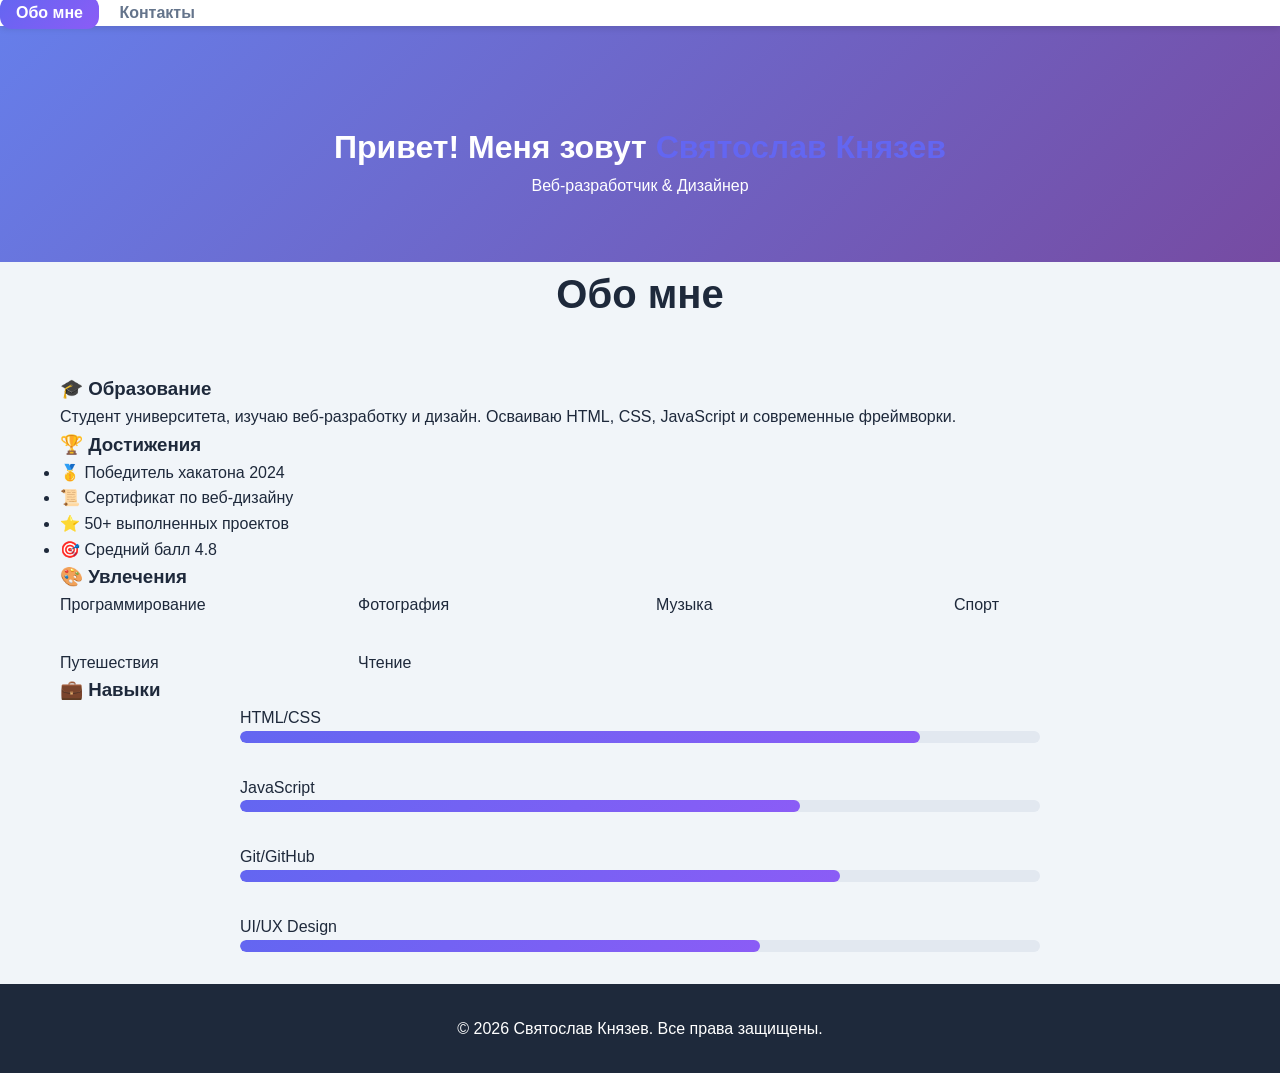
<file: Index.html>
﻿<!DOCTYPE html>
<html lang="ru">
<head>
    <meta charset="UTF-8">
    <meta name="viewport" content="width=device-width, initial-scale=1.0">
    <title>Обо мне - Мой сайт</title>
    <link rel="stylesheet" href="style.css">
</head>
<body>
    <nav class="navigation">
        <a href="index.html" class="nav-link active">Обо мне</a>
        <a href="contacts.html" class="nav-link">Контакты</a>
    </nav>

    <header class="hero">
        <div class="container">
            <h1 class="fade-in">Привет! Меня зовут <span class="highlight">Святослав Князев</span></h1>
            <p class="subtitle">Веб-разработчик & Дизайнер</p>
        </div>
    </header>

    <main class="container">
        <section class="about-section">
            <h2 class="section-title">Обо мне</h2>
            <div class="about-content">
                <div class="info-card hover-effect">
                    <h3>🎓 Образование</h3>
                    <p>Студент университета, изучаю веб-разработку и дизайн. Осваиваю HTML, CSS, JavaScript и современные фреймворки.</p>
                </div>
                
                <div class="info-card hover-effect">
                    <h3>🏆 Достижения</h3>
                    <ul class="achievements-list">
                        <li>🥇 Победитель хакатона 2024</li>
                        <li>📜 Сертификат по веб-дизайну</li>
                        <li>⭐ 50+ выполненных проектов</li>
                        <li>🎯 Средний балл 4.8</li>
                    </ul>
                </div>

                <div class="info-card hover-effect">
                    <h3>🎨 Увлечения</h3>
                    <div class="hobbies-grid">
                        <span class="hobby-tag">Программирование</span>
                        <span class="hobby-tag">Фотография</span>
                        <span class="hobby-tag">Музыка</span>
                        <span class="hobby-tag">Спорт</span>
                        <span class="hobby-tag">Путешествия</span>
                        <span class="hobby-tag">Чтение</span>
                    </div>
                </div>

                <div class="info-card hover-effect">
                    <h3>💼 Навыки</h3>
                    <div class="skills-container">
                        <div class="skill-item">
                            <span>HTML/CSS</span>
                            <div class="skill-bar">
                                <div class="skill-progress" style="width: 85%"></div>
                            </div>
                        </div>
                        <div class="skill-item">
                            <span>JavaScript</span>
                            <div class="skill-bar">
                                <div class="skill-progress" style="width: 70%"></div>
                            </div>
                        </div>
                        <div class="skill-item">
                            <span>Git/GitHub</span>
                            <div class="skill-bar">
                                <div class="skill-progress" style="width: 75%"></div>
                            </div>
                        </div>
                        <div class="skill-item">
                            <span>UI/UX Design</span>
                            <div class="skill-bar">
                                <div class="skill-progress" style="width: 65%"></div>
                            </div>
                        </div>
                    </div>
                </div>
            </div>
        </section>
    </main>

    <footer class="footer">
        <p>&copy; 2026 Святослав Князев. Все права защищены.</p>
    </footer>
</body>
</html>
</file>
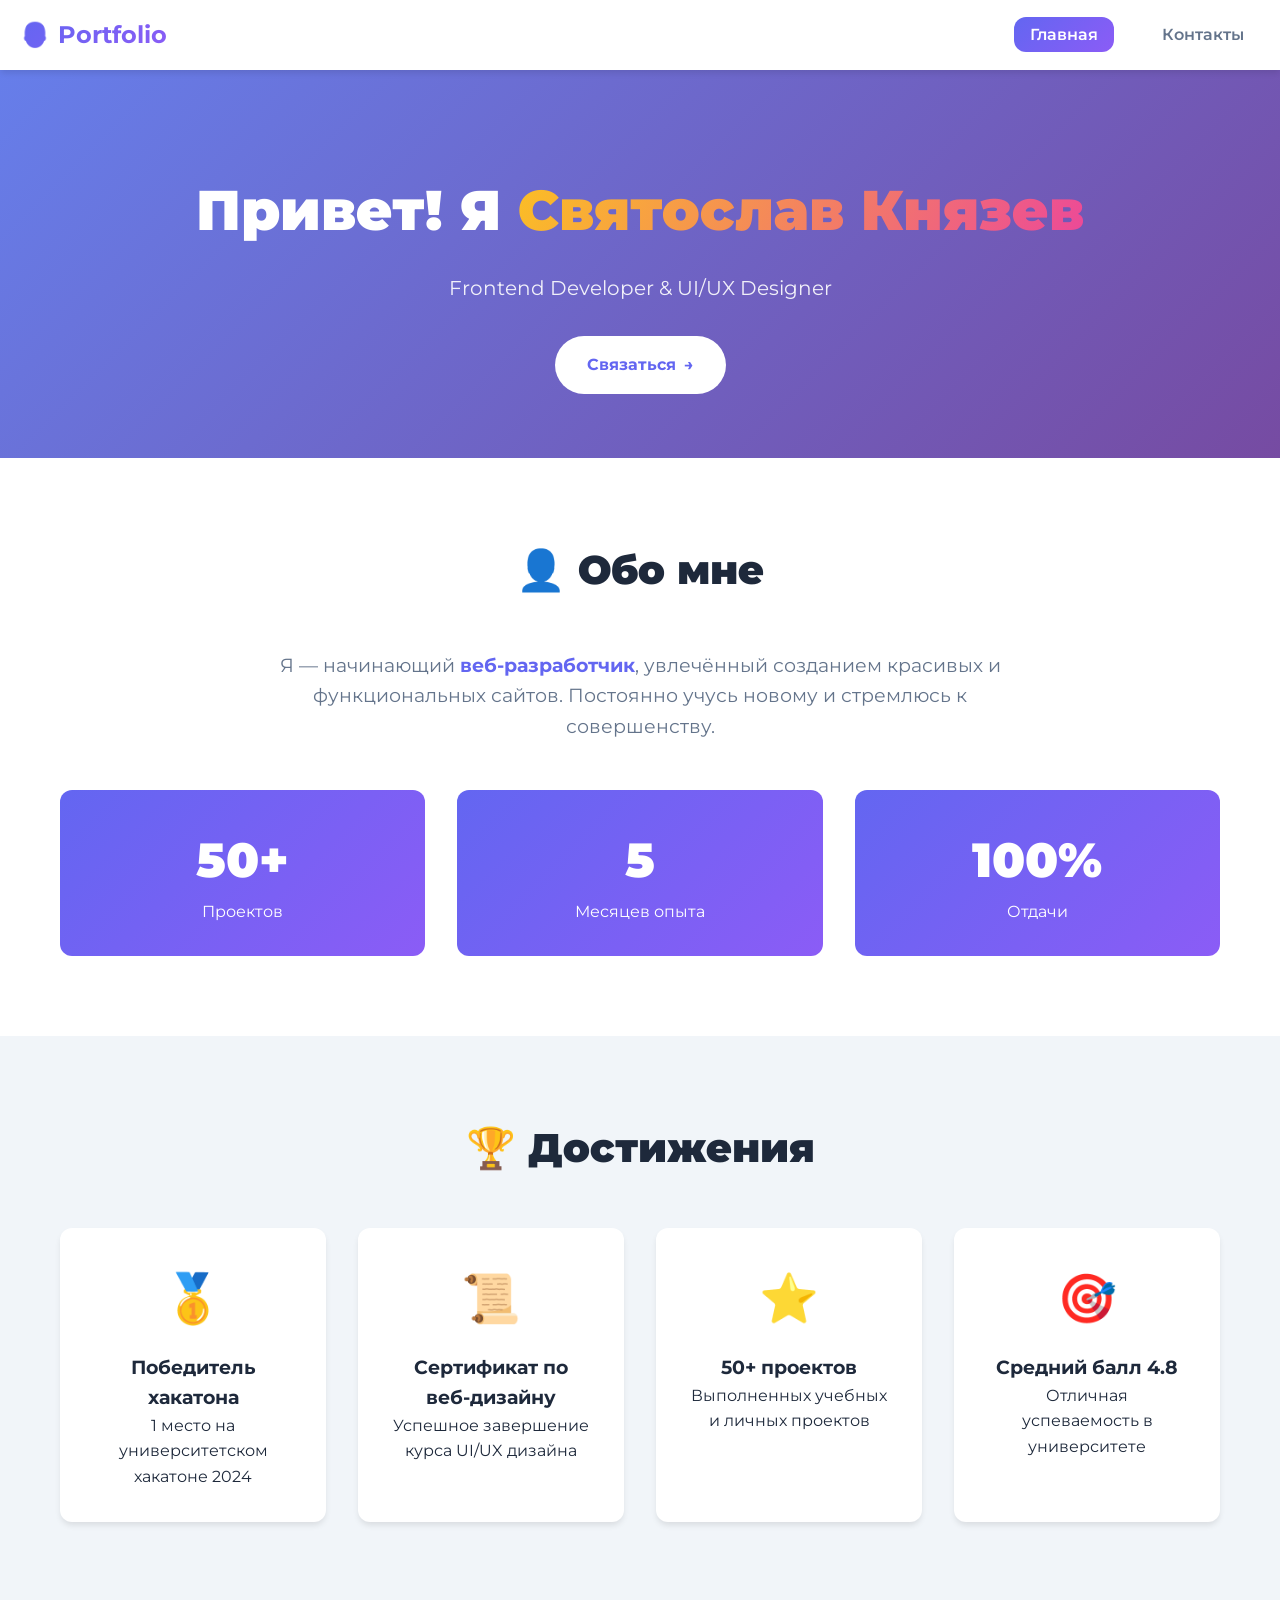
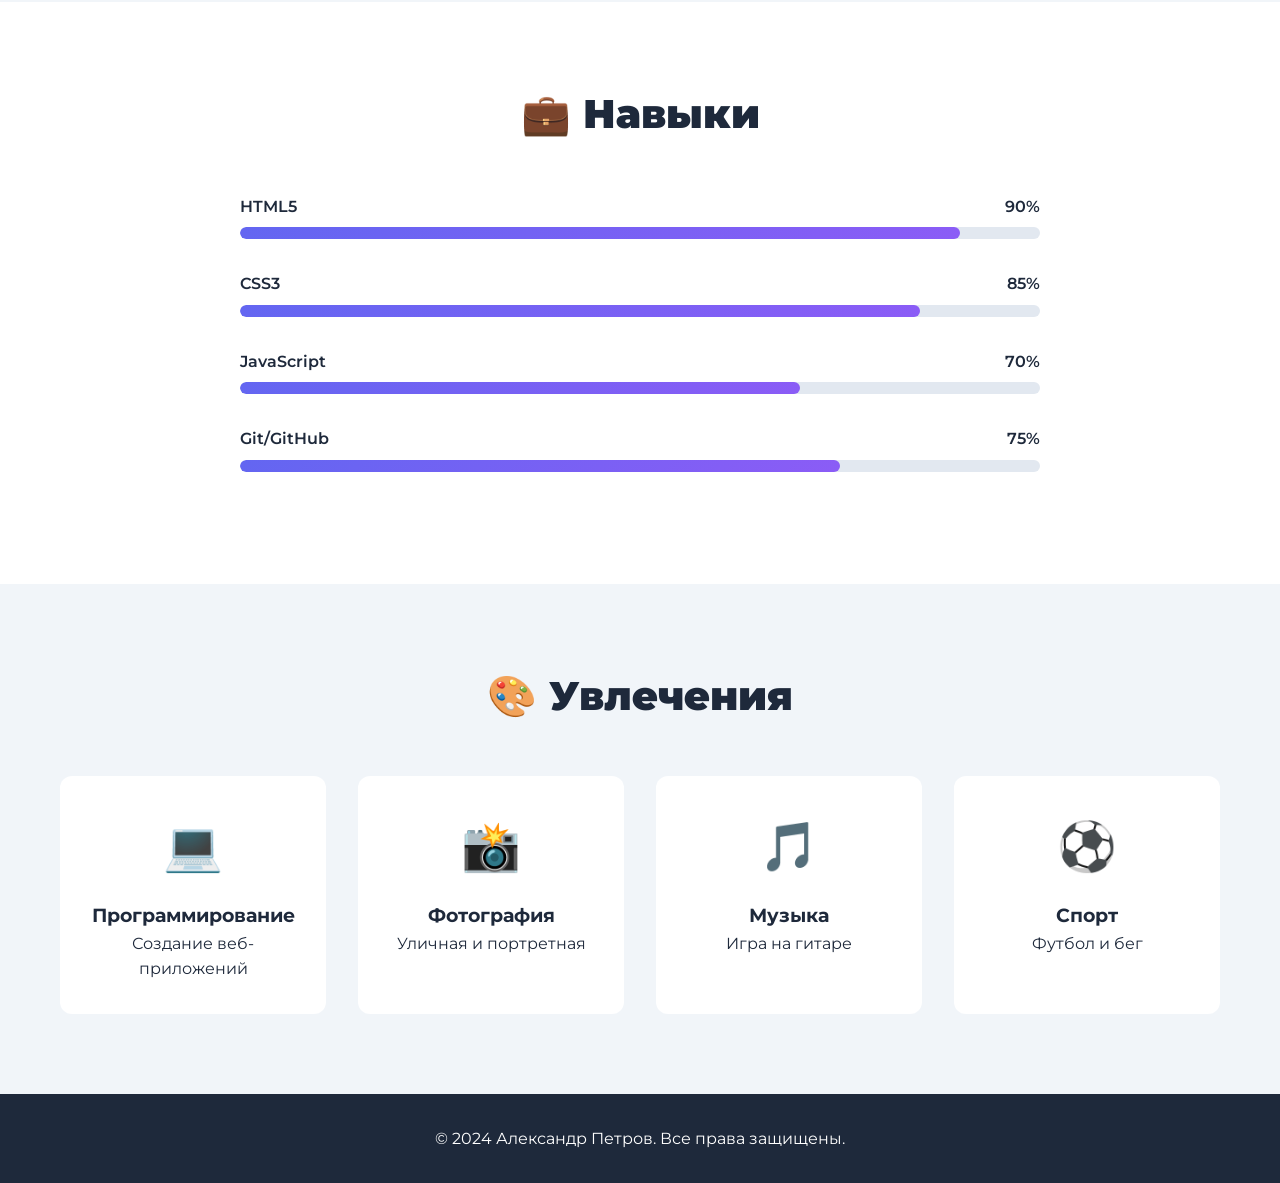
<file: index.html>
<!DOCTYPE html>
<html lang="ru">
<head>
    <meta charset="UTF-8">
    <meta name="viewport" content="width=device-width, initial-scale=1.0">
    <title>Святослав Князев | Веб-разработчик</title>
    <link rel="stylesheet" href="style.css">
    <link href="https://fonts.googleapis.com/css2?family=Montserrat:wght@400;600;700;900&display=swap" rel="stylesheet">
</head>
<body>
    <!-- Навигация -->
    <nav class="navigation">
        <div class="nav-container">
            <div class="logo">
                <span class="logo-icon">👨‍</span>
                <span class="logo-text">Portfolio</span>
            </div>
            <ul class="nav-menu">
                <li><a href="index.html" class="nav-link active">Главная</a></li>
                <li><a href="contacts.html" class="nav-link">Контакты</a></li>
            </ul>
        </div>
    </nav>

    <!-- Hero секция -->
    <header class="hero">
        <div class="container hero-content">
            <div class="hero-text">
                <h1 class="hero-title">
                    Привет! Я <span class="gradient-text">Святослав Князев</span>
                </h1>
                <p class="hero-subtitle">Frontend Developer & UI/UX Designer</p>
                <div class="hero-buttons">
                    <a href="contacts.html" class="btn btn-primary">
                        <span>Связаться</span>
                        <span class="btn-icon">→</span>
                    </a>
                </div>
            </div>
        </div>
    </header>

    <!-- Обо мне -->
    <section class="about section" id="about">
        <div class="container">
            <h2 class="section-title">👤 Обо мне</h2>
            <p class="about-description">
                Я — начинающий <strong class="highlight">веб-разработчик</strong>, увлечённый созданием 
                красивых и функциональных сайтов. Постоянно учусь новому и стремлюсь к совершенству.
            </p>
            <div class="stats-grid">
                <div class="stat-card">
                    <div class="stat-number">50+</div>
                    <div class="stat-label">Проектов</div>
                </div>
                <div class="stat-card">
                    <div class="stat-number">5</div>
                    <div class="stat-label">Месяцев опыта</div>
                </div>
                <div class="stat-card">
                    <div class="stat-number">100%</div>
                    <div class="stat-label">Отдачи</div>
                </div>
            </div>
        </div>
    </section>

    <!-- Достижения -->
    <section class="achievements section" id="achievements">
        <div class="container">
            <h2 class="section-title">🏆 Достижения</h2>
            <div class="achievements-grid">
                <div class="achievement-card">
                    <div class="achievement-icon">🥇</div>
                    <h3>Победитель хакатона</h3>
                    <p>1 место на университетском хакатоне 2024</p>
                </div>
                <div class="achievement-card">
                    <div class="achievement-icon">📜</div>
                    <h3>Сертификат по веб-дизайну</h3>
                    <p>Успешное завершение курса UI/UX дизайна</p>
                </div>
                <div class="achievement-card">
                    <div class="achievement-icon">⭐</div>
                    <h3>50+ проектов</h3>
                    <p>Выполненных учебных и личных проектов</p>
                </div>
                <div class="achievement-card">
                    <div class="achievement-icon">🎯</div>
                    <h3>Средний балл 4.8</h3>
                    <p>Отличная успеваемость в университете</p>
                </div>
            </div>
        </div>
    </section>

    <!-- Навыки -->
    <section class="skills section" id="skills">
        <div class="container">
            <h2 class="section-title">💼 Навыки</h2>
            <div class="skills-container">
                <div class="skill-item">
                    <div class="skill-header">
                        <span class="skill-name">HTML5</span>
                        <span class="skill-percent">90%</span>
                    </div>
                    <div class="skill-bar">
                        <div class="skill-progress" style="width: 90%"></div>
                    </div>
                </div>
                <div class="skill-item">
                    <div class="skill-header">
                        <span class="skill-name">CSS3</span>
                        <span class="skill-percent">85%</span>
                    </div>
                    <div class="skill-bar">
                        <div class="skill-progress" style="width: 85%"></div>
                    </div>
                </div>
                <div class="skill-item">
                    <div class="skill-header">
                        <span class="skill-name">JavaScript</span>
                        <span class="skill-percent">70%</span>
                    </div>
                    <div class="skill-bar">
                        <div class="skill-progress" style="width: 70%"></div>
                    </div>
                </div>
                <div class="skill-item">
                    <div class="skill-header">
                        <span class="skill-name">Git/GitHub</span>
                        <span class="skill-percent">75%</span>
                    </div>
                    <div class="skill-bar">
                        <div class="skill-progress" style="width: 75%"></div>
                    </div>
                </div>
            </div>
        </div>
    </section>

    <!-- Увлечения -->
    <section class="hobbies section" id="hobbies">
        <div class="container">
            <h2 class="section-title">🎨 Увлечения</h2>
            <div class="hobbies-grid">
                <div class="hobby-card">
                    <div class="hobby-icon">💻</div>
                    <h3>Программирование</h3>
                    <p>Создание веб-приложений</p>
                </div>
                <div class="hobby-card">
                    <div class="hobby-icon">📸</div>
                    <h3>Фотография</h3>
                    <p>Уличная и портретная</p>
                </div>
                <div class="hobby-card">
                    <div class="hobby-icon">🎵</div>
                    <h3>Музыка</h3>
                    <p>Игра на гитаре</p>
                </div>
                <div class="hobby-card">
                    <div class="hobby-icon">⚽</div>
                    <h3>Спорт</h3>
                    <p>Футбол и бег</p>
                </div>
            </div>
        </div>
    </section>

    <!-- Футер -->
    <footer class="footer">
        <div class="container">
            <p>&copy; 2024 Александр Петров. Все права защищены.</p>
        </div>
    </footer>
</body>
</html>
</file>
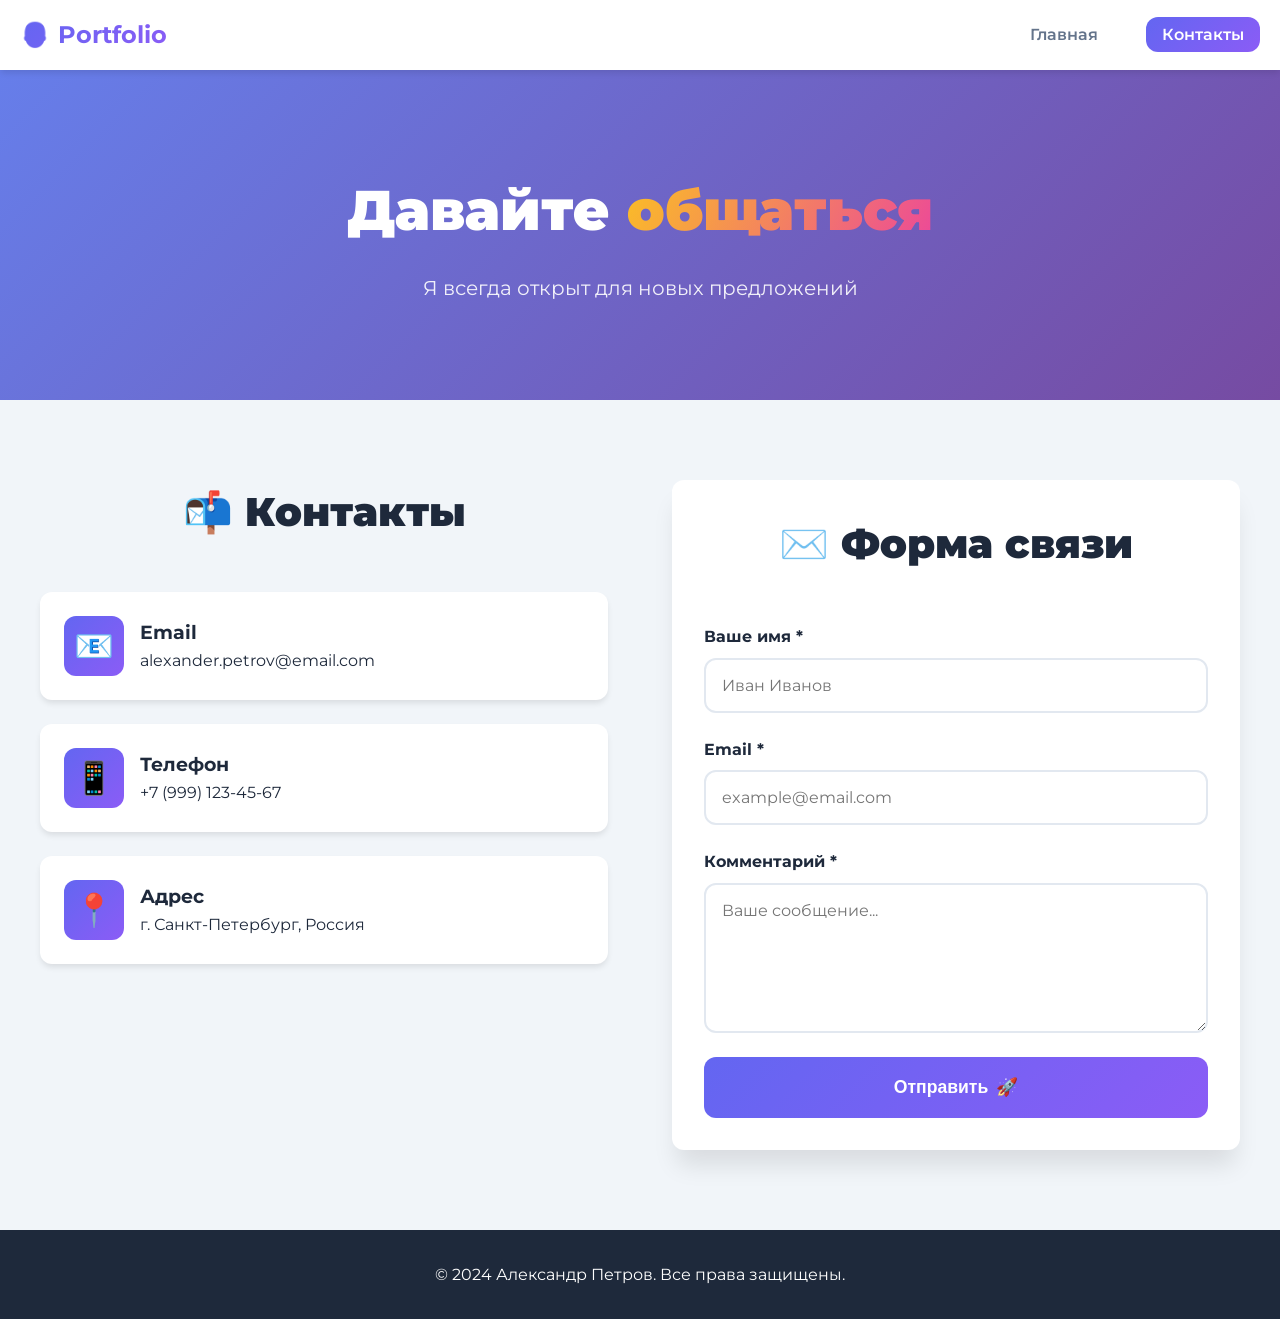
<file: contacts.html>
<!DOCTYPE html>
<html lang="ru">
<head>
    <meta charset="UTF-8">
    <meta name="viewport" content="width=device-width, initial-scale=1.0">
    <title>Контакты | Святослав Князев</title>
    <link rel="stylesheet" href="style.css">
    <link href="https://fonts.googleapis.com/css2?family=Montserrat:wght@400;600;700;900&display=swap" rel="stylesheet">
</head>
<body>
    <!-- Навигация -->
    <nav class="navigation">
        <div class="nav-container">
            <div class="logo">
                <span class="logo-icon">👨‍</span>
                <span class="logo-text">Portfolio</span>
            </div>
            <ul class="nav-menu">
                <li><a href="index.html" class="nav-link">Главная</a></li>
                <li><a href="contacts.html" class="nav-link active">Контакты</a></li>
            </ul>
        </div>
    </nav>

    <!-- Hero секция -->
    <header class="hero contacts-hero">
        <div class="container hero-content">
            <div class="hero-text">
                <h1 class="hero-title">
                    Давайте <span class="gradient-text">общаться</span>
                </h1>
                <p class="hero-subtitle">Я всегда открыт для новых предложений</p>
            </div>
        </div>
    </header>

    <!-- Основной контент -->
    <main class="container section">
        <div class="contacts-wrapper">
            <!-- Контактная информация -->
            <section class="contact-info">
                <h2 class="section-title">📬 Контакты</h2>
                
                <div class="contact-cards">
                    <div class="contact-card">
                        <div class="contact-icon-wrapper">
                            <span class="contact-icon">📧</span>
                        </div>
                        <div class="contact-details">
                            <h3>Email</h3>
                            <p>alexander.petrov@email.com</p>
                        </div>
                    </div>

                    <div class="contact-card">
                        <div class="contact-icon-wrapper">
                            <span class="contact-icon">📱</span>
                        </div>
                        <div class="contact-details">
                            <h3>Телефон</h3>
                            <p>+7 (999) 123-45-67</p>
                        </div>
                    </div>

                    <div class="contact-card">
                        <div class="contact-icon-wrapper">
                            <span class="contact-icon">📍</span>
                        </div>
                        <div class="contact-details">
                            <h3>Адрес</h3>
                            <p>г. Санкт-Петербург, Россия</p>
                        </div>
                    </div>
                </div>
            </section>

            <!-- Форма обратной связи -->
            <section class="contact-form-section">
                <h2 class="section-title">✉️ Форма связи</h2>
                
                <form id="feedbackForm" class="feedback-form">
                    <div class="form-group">
                        <label for="name" class="form-label">Ваше имя *</label>
                        <input 
                            type="text" 
                            id="name" 
                            name="name" 
                            class="form-input" 
                            placeholder="Иван Иванов"
                        >
                        <span class="error-message" id="nameError"></span>
                    </div>

                    <div class="form-group">
                        <label for="email" class="form-label">Email *</label>
                        <input 
                            type="email" 
                            id="email" 
                            name="email" 
                            class="form-input" 
                            placeholder="example@email.com"
                        >
                        <span class="error-message" id="emailError"></span>
                    </div>

                    <div class="form-group">
                        <label for="comment" class="form-label">Комментарий *</label>
                        <textarea 
                            id="comment" 
                            name="comment" 
                            class="form-textarea" 
                            rows="6"
                            placeholder="Ваше сообщение..."
                        ></textarea>
                        <span class="error-message" id="commentError"></span>
                    </div>

                    <button type="submit" class="submit-btn">
                        <span>Отправить</span>
                        <span class="btn-icon">🚀</span>
                    </button>
                </form>
                
                <div id="formResult"></div>
            </section>
        </div>
    </main>

    <!-- Футер -->
    <footer class="footer">
        <div class="container">
            <p>&copy; 2024 Александр Петров. Все права защищены.</p>
        </div>
    </footer>

    <!-- Подключение JavaScript -->
    <script src="script.js"></script>
</body>
</html>
</file>
<file: style.css>
/* ===== CSS ПЕРЕМЕННЫЕ ===== */
:root {
    --primary: #6366f1;
    --primary-dark: #4f46e5;
    --secondary: #8b5cf6;
    --accent: #ec4899;
    --success: #10b981;
    --error: #ef4444;
    --dark: #1e293b;
    --gray: #64748b;
    --light: #f1f5f9;
    --white: #ffffff;
    --gradient-primary: linear-gradient(135deg, #6366f1 0%, #8b5cf6 100%);
    --gradient-hero: linear-gradient(135deg, #667eea 0%, #764ba2 100%);
    --shadow: 0 4px 6px -1px rgba(0, 0, 0, 0.1);
    --shadow-lg: 0 20px 25px -5px rgba(0, 0, 0, 0.1);
    --radius: 12px;
    --transition: all 0.3s ease;
}

/* ===== БАЗОВЫЕ СТИЛИ ===== */
* {
    margin: 0;
    padding: 0;
    box-sizing: border-box;
}

body {
    font-family: 'Montserrat', sans-serif;
    line-height: 1.6;
    color: var(--dark);
    background: var(--light);
}

.container {
    max-width: 1200px;
    margin: 0 auto;
    padding: 0 20px;
}

/* ===== НАВИГАЦИЯ ===== */
.navigation {
    background: var(--white);
    box-shadow: var(--shadow);
    position: sticky;
    top: 0;
    z-index: 1000;
}

.nav-container {
    display: flex;
    justify-content: space-between;
    align-items: center;
    padding: 1rem 20px;
}

.logo {
    display: flex;
    align-items: center;
    gap: 0.5rem;
    font-weight: 700;
    font-size: 1.5rem;
    background: var(--gradient-primary);
    -webkit-background-clip: text;
    -webkit-text-fill-color: transparent;
}

.nav-menu {
    display: flex;
    list-style: none;
    gap: 2rem;
}

.nav-link {
    text-decoration: none;
    color: var(--gray);
    font-weight: 600;
    padding: 0.5rem 1rem;
    border-radius: var(--radius);
    transition: var(--transition);
}

.nav-link:hover,
.nav-link.active {
    color: var(--white);
    background: var(--gradient-primary);
}

/* ===== HERO СЕКЦИЯ ===== */
.hero {
    background: var(--gradient-hero);
    color: var(--white);
    padding: 6rem 0 4rem;
    text-align: center;
}

.hero-title {
    font-size: clamp(2rem, 5vw, 3.5rem);
    font-weight: 900;
    margin-bottom: 1rem;
}

.gradient-text {
    background: linear-gradient(120deg, #fbbf24, #ec4899);
    -webkit-background-clip: text;
    -webkit-text-fill-color: transparent;
}

.hero-subtitle {
    font-size: 1.25rem;
    opacity: 0.9;
    margin-bottom: 2rem;
}

.btn {
    display: inline-flex;
    align-items: center;
    gap: 0.5rem;
    padding: 1rem 2rem;
    border-radius: 9999px;
    text-decoration: none;
    font-weight: 700;
    transition: var(--transition);
    border: none;
    cursor: pointer;
}

.btn-primary {
    background: var(--white);
    color: var(--primary);
}

.btn-primary:hover {
    transform: translateY(-3px);
    box-shadow: var(--shadow-lg);
}

.btn-icon {
    transition: transform 0.3s ease;
}

.btn:hover .btn-icon {
    transform: translateX(5px);
}

/* ===== СЕКЦИИ ===== */
.section {
    padding: 5rem 0;
}

.section-title {
    font-size: 2.5rem;
    font-weight: 900;
    text-align: center;
    margin-bottom: 3rem;
}

/* ===== О СЕБЕ ===== */
.about {
    background: var(--white);
}

.about-description {
    font-size: 1.2rem;
    text-align: center;
    max-width: 800px;
    margin: 0 auto 3rem;
    color: var(--gray);
}

.highlight {
    color: var(--primary);
}

.stats-grid {
    display: grid;
    grid-template-columns: repeat(auto-fit, minmax(200px, 1fr));
    gap: 2rem;
}

.stat-card {
    background: var(--gradient-primary);
    color: var(--white);
    padding: 2rem;
    border-radius: var(--radius);
    text-align: center;
}

.stat-number {
    font-size: 3rem;
    font-weight: 900;
}

/* ===== ДОСТИЖЕНИЯ ===== */
.achievements {
    background: var(--light);
}

.achievements-grid {
    display: grid;
    grid-template-columns: repeat(auto-fit, minmax(250px, 1fr));
    gap: 2rem;
}

.achievement-card {
    background: var(--white);
    padding: 2rem;
    border-radius: var(--radius);
    box-shadow: var(--shadow);
    text-align: center;
    transition: var(--transition);
}

.achievement-card:hover {
    transform: translateY(-10px);
    box-shadow: var(--shadow-lg);
}

.achievement-icon {
    font-size: 3rem;
    margin-bottom: 1rem;
}

/* ===== НАВЫКИ ===== */
.skills {
    background: var(--white);
}

.skills-container {
    max-width: 800px;
    margin: 0 auto;
}

.skill-item {
    margin-bottom: 2rem;
}

.skill-header {
    display: flex;
    justify-content: space-between;
    margin-bottom: 0.5rem;
    font-weight: 600;
}

.skill-bar {
    height: 12px;
    background: #e2e8f0;
    border-radius: 9999px;
    overflow: hidden;
}

.skill-progress {
    height: 100%;
    background: var(--gradient-primary);
    border-radius: 9999px;
    transition: width 1s ease;
}

/* ===== УВЛЕЧЕНИЯ ===== */
.hobbies {
    background: var(--light);
}

.hobbies-grid {
    display: grid;
    grid-template-columns: repeat(auto-fit, minmax(250px, 1fr));
    gap: 2rem;
}

.hobby-card {
    background: var(--white);
    padding: 2rem;
    border-radius: var(--radius);
    text-align: center;
    transition: var(--transition);
}

.hobby-card:hover {
    transform: translateY(-5px);
    box-shadow: var(--shadow-lg);
}

.hobby-icon {
    font-size: 3rem;
    margin-bottom: 1rem;
}

/* ===== КОНТАКТЫ ===== */
.contacts-hero {
    min-height: 30vh;
}

.contacts-wrapper {
    display: grid;
    grid-template-columns: 1fr 1fr;
    gap: 4rem;
}

.contact-cards {
    display: flex;
    flex-direction: column;
    gap: 1.5rem;
}

.contact-card {
    background: var(--white);
    padding: 1.5rem;
    border-radius: var(--radius);
    box-shadow: var(--shadow);
    display: flex;
    align-items: center;
    gap: 1rem;
    transition: var(--transition);
}

.contact-card:hover {
    transform: translateX(10px);
}

.contact-icon-wrapper {
    width: 60px;
    height: 60px;
    background: var(--gradient-primary);
    border-radius: var(--radius);
    display: flex;
    align-items: center;
    justify-content: center;
}

.contact-icon {
    font-size: 2rem;
}

.contact-form-section {
    background: var(--white);
    padding: 2rem;
    border-radius: var(--radius);
    box-shadow: var(--shadow-lg);
}

.feedback-form {
    display: flex;
    flex-direction: column;
    gap: 1.5rem;
}

.form-group {
    display: flex;
    flex-direction: column;
    gap: 0.5rem;
}

.form-label {
    font-weight: 700;
}

.form-input,
.form-textarea {
    padding: 1rem;
    border: 2px solid #e2e8f0;
    border-radius: var(--radius);
    font-size: 1rem;
    font-family: inherit;
    transition: var(--transition);
}

.form-input:focus,
.form-textarea:focus {
    outline: none;
    border-color: var(--primary);
    box-shadow: 0 0 0 4px rgba(99, 102, 241, 0.1);
}

.form-textarea {
    resize: vertical;
}

.error-message {
    color: var(--error);
    font-size: 0.85rem;
    display: none;
}

.form-input.error,
.form-textarea.error {
    border-color: var(--error);
    background: #fef2f2;
}

.submit-btn {
    padding: 1.25rem;
    background: var(--gradient-primary);
    color: var(--white);
    border: none;
    border-radius: var(--radius);
    font-size: 1.1rem;
    font-weight: 700;
    cursor: pointer;
    display: flex;
    align-items: center;
    justify-content: center;
    gap: 0.5rem;
    transition: var(--transition);
}

.submit-btn:hover {
    transform: translateY(-3px);
    box-shadow: var(--shadow-lg);
}

/* ===== РЕЗУЛЬТАТ ФОРМЫ ===== */
.form-result {
    margin-top: 2rem;
}

.success-card {
    background: linear-gradient(135deg, #10b981 0%, #059669 100%);
    color: var(--white);
    padding: 2rem;
    border-radius: var(--radius);
    text-align: center;
    animation: slideIn 0.5s ease;
}

@keyframes slideIn {
    from { opacity: 0; transform: translateY(-20px); }
    to { opacity: 1; transform: translateY(0); }
}

/* ===== ФУТЕР ===== */
.footer {
    background: var(--dark);
    color: var(--white);
    padding: 2rem 0;
    text-align: center;
}

/* ===== АДАПТИВ ===== */
@media screen and (max-width: 768px) {
    .nav-menu {
        gap: 1rem;
    }
    
    .contacts-wrapper {
        grid-template-columns: 1fr;
    }
    
    .hero-title {
        font-size: 2rem;
    }
    
    .section-title {
        font-size: 2rem;
    }
}
</file>
